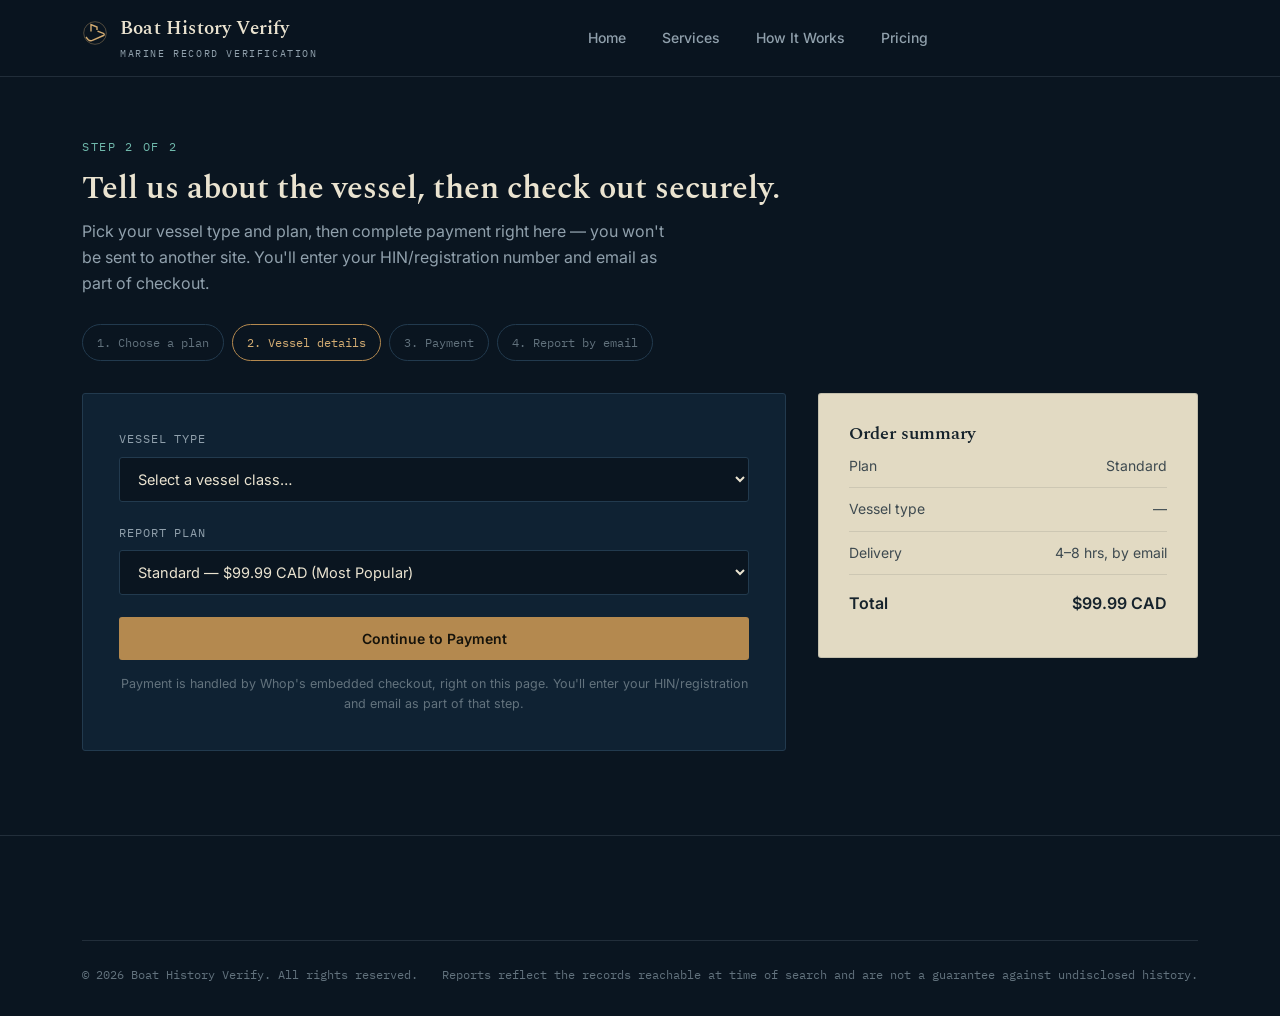
<file: checkout.html>
<!DOCTYPE html>
<html lang="en">
<head>
<meta charset="UTF-8">
<meta name="viewport" content="width=device-width, initial-scale=1.0">
<title>Order a Report — Boat History Verify</title>
<meta name="description" content="Submit your vessel details and get your history report — boats, yachts, jet skis, and commercial vessels.">
<link rel="icon" href="data:,">
<link rel="stylesheet" href="styles.css">
<script async defer src="https://js.whop.com/static/checkout/loader.js"></script>
</head>
<body>

<header class="site-header">
  <div class="wrap">
    <a href="index.html" class="brand">
      <span class="mark">
        <svg width="26" height="26" viewBox="0 0 26 26" fill="none">
          <path d="M4 17L6 19.5C7.5 21 9.5 21 11 20L21.5 15.5C22.5 15 22.5 13.8 21.4 13.4L15.5 11.2" stroke="currentColor" stroke-width="1.4"/>
          <path d="M9 11.5V4.5L15 7V10" stroke="currentColor" stroke-width="1.4"/>
          <circle cx="13" cy="13" r="11.3" stroke="currentColor" stroke-width="1" opacity="0.35"/>
        </svg>
      </span>
      <span>Boat History Verify<small>MARINE RECORD VERIFICATION</small></span>
    </a>
    <nav class="primary-nav" id="primaryNav">
      <a href="index.html">Home</a>
      <a href="services.html">Services</a>
      <a href="index.html#how-it-works">How It Works</a>
      <a href="services.html#pricing">Pricing</a>
    </nav>
    <div style="display:flex; align-items:center; gap:14px;">
      <button class="menu-toggle" id="menuToggle" aria-label="Toggle menu" aria-expanded="false">
        <svg width="18" height="18" viewBox="0 0 18 18" fill="none"><path d="M1 4H17M1 9H17M1 14H17" stroke="currentColor" stroke-width="1.5"/></svg>
      </button>
    </div>
  </div>
</header>

<section class="section" style="padding-top:56px; padding-bottom:0;">
  <div class="wrap">
    <span class="eyebrow">Step 2 of 2</span>
    <h1 style="font-size:32px; color:var(--paper); margin-top:12px;">Tell us about the vessel, then check out securely.</h1>
    <p style="color:var(--fog); margin-top:12px; max-width:60ch;">Pick your vessel type and plan, then complete payment right here — you won't be sent to another site. You'll enter your HIN/registration number and email as part of checkout.</p>

    <div class="order-steps" style="margin-top:28px;" id="orderSteps">
      <span>1. Choose a plan</span>
      <span class="active" id="stepDetails">2. Vessel details</span>
      <span id="stepPayment">3. Payment</span>
      <span>4. Report by email</span>
    </div>
  </div>
</section>

<section class="section" style="padding-top:0;">
  <div class="wrap">
    <div class="order-shell">

      <form class="order-form" id="orderForm">
        <div class="field">
          <label for="vesselType">Vessel type</label>
          <select id="vesselType" name="vesselType" required>
            <option value="">Select a vessel class…</option>
            <option value="boat">Boat</option>
            <option value="yacht">Yacht</option>
            <option value="jetski">Jet Ski / PWC</option>
            <option value="commercial">Commercial Vessel</option>
          </select>
        </div>
        <div class="field">
          <label for="plan">Report plan</label>
          <select id="plan" name="plan" required>
            <option value="">Select a plan…</option>
            <option value="basic" data-price="74.99">Basic — $74.99 CAD</option>
            <option value="standard" data-price="99.99" selected>Standard — $99.99 CAD (Most Popular)</option>
            <option value="premium" data-price="124.99">Premium — $124.99 CAD</option>
          </select>
        </div>
        <button type="submit" class="btn btn-brass" id="submitBtn" style="width:100%; justify-content:center;">Continue to Payment</button>
        <p style="margin-top:14px; font-size:12.5px; color:var(--fog-dim); text-align:center;">Payment is handled by Whop's embedded checkout, right on this page. You'll enter your HIN/registration and email as part of that step.</p>
      </form>

      <div class="order-summary">
        <h3>Order summary</h3>
        <div class="sum-row"><span>Plan</span><span id="sumPlan">Standard</span></div>
        <div class="sum-row"><span>Vessel type</span><span id="sumType">—</span></div>
        <div class="sum-row"><span>Delivery</span><span>4–8 hrs, by email</span></div>
        <div class="sum-row total"><span>Total</span><span id="sumTotal">$99.99 CAD</span></div>
      </div>

    </div>

    <!-- Embedded Whop checkout — hidden until the vessel-details form above is submitted.
         Replace the three plan_XXXXXXXXX placeholders with your real Whop Plan IDs
         (Dashboard > Checkout links > ⋮ on a pricing option > Details > copy the plan_ id). -->
    <div id="paymentStep" style="display:none; margin-top:40px;">
      <span class="eyebrow">Step 3 of 4 — Payment</span>
      <h2 style="font-size:24px; color:var(--paper); margin-top:10px;">Complete your payment</h2>

      <div id="embed-basic" class="whop-embed-wrap" hidden>
        <div data-whop-checkout-plan-id="plan_6bbmvtcwXPZgW" data-whop-checkout-theme="dark"></div>
      </div>
      <div id="embed-standard" class="whop-embed-wrap" hidden>
        <div data-whop-checkout-plan-id="plan_J6pI3p8AfH46O" data-whop-checkout-theme="dark"></div>
      </div>
      <div id="embed-premium" class="whop-embed-wrap" hidden>
        <div data-whop-checkout-plan-id="plan_ExeNKi01FTN6r" data-whop-checkout-theme="dark"></div>
      </div>
    </div>
  </div>
</section>

<footer class="site-footer">
  <div class="wrap">
    <div class="footer-bottom">
      <span>© 2026 Boat History Verify. All rights reserved.</span>
      <span>Reports reflect the records reachable at time of search and are not a guarantee against undisclosed history.</span>
    </div>
  </div>
</footer>

<script src="script.js"></script>
<script>
  const planSelect = document.getElementById('plan');
  const typeSelect = document.getElementById('vesselType');
  const sumPlan = document.getElementById('sumPlan');
  const sumType = document.getElementById('sumType');
  const sumTotal = document.getElementById('sumTotal');

  function updateSummary(){
    const opt = planSelect.options[planSelect.selectedIndex];
    if (opt && opt.value) {
      sumPlan.textContent = opt.textContent.split('—')[0].trim();
      sumTotal.textContent = '$' + opt.dataset.price + ' CAD';
    }
    const typeOpt = typeSelect.options[typeSelect.selectedIndex];
    sumType.textContent = (typeOpt && typeOpt.value) ? typeOpt.textContent : '—';
  }
  planSelect.addEventListener('change', updateSummary);
  typeSelect.addEventListener('change', updateSummary);
  updateSummary();

  document.getElementById('orderForm').addEventListener('submit', function(e){
    e.preventDefault();
    const plan = planSelect.value;
    const vesselType = typeSelect.value;

    if (!plan || !vesselType) return;

    // Vessel type and plan choice only exist in this browser tab's memory — that's
    // fine, since HIN/registration and email are now collected directly inside the
    // Whop embed below via its "Ask questions before checkout" fields, and stored
    // against the payment in your Whop dashboard.

    // Hide the details form, show the matching embedded checkout.
    document.getElementById('orderForm').closest('.order-shell').style.display = 'none';
    document.getElementById('paymentStep').style.display = 'block';
    document.getElementById('stepDetails').classList.remove('active');
    document.getElementById('stepPayment').classList.add('active');

    ['basic','standard','premium'].forEach(function(p){
      document.getElementById('embed-' + p).hidden = (p !== plan);
    });

    window.scrollTo({ top: document.getElementById('paymentStep').offsetTop - 100, behavior: 'smooth' });
  });

  // Pre-fill plan and vessel type from query params (arriving from a pricing card or a vessel plate's "Order" button)
  const urlParams = new URLSearchParams(window.location.search);
  if (urlParams.get('plan')) {
    planSelect.value = urlParams.get('plan');
  }
  if (urlParams.get('type')) {
    typeSelect.value = urlParams.get('type');
  }
  updateSummary();
</script>

<!--Start of Tawk.to Script-->
<script type="text/javascript">
var Tawk_API=Tawk_API||{}, Tawk_LoadStart=new Date();
(function(){
var s1=document.createElement("script"),s0=document.getElementsByTagName("script")[0];
s1.async=true;
s1.src='https://embed.tawk.to/6a54d8d59a72601d480b4f50/1jtdmu1eh';
s1.charset='UTF-8';
s1.setAttribute('crossorigin','*');
s0.parentNode.insertBefore(s1,s0);
})();
</script>
<!--End of Tawk.to Script-->
</body>
</html>
</file>
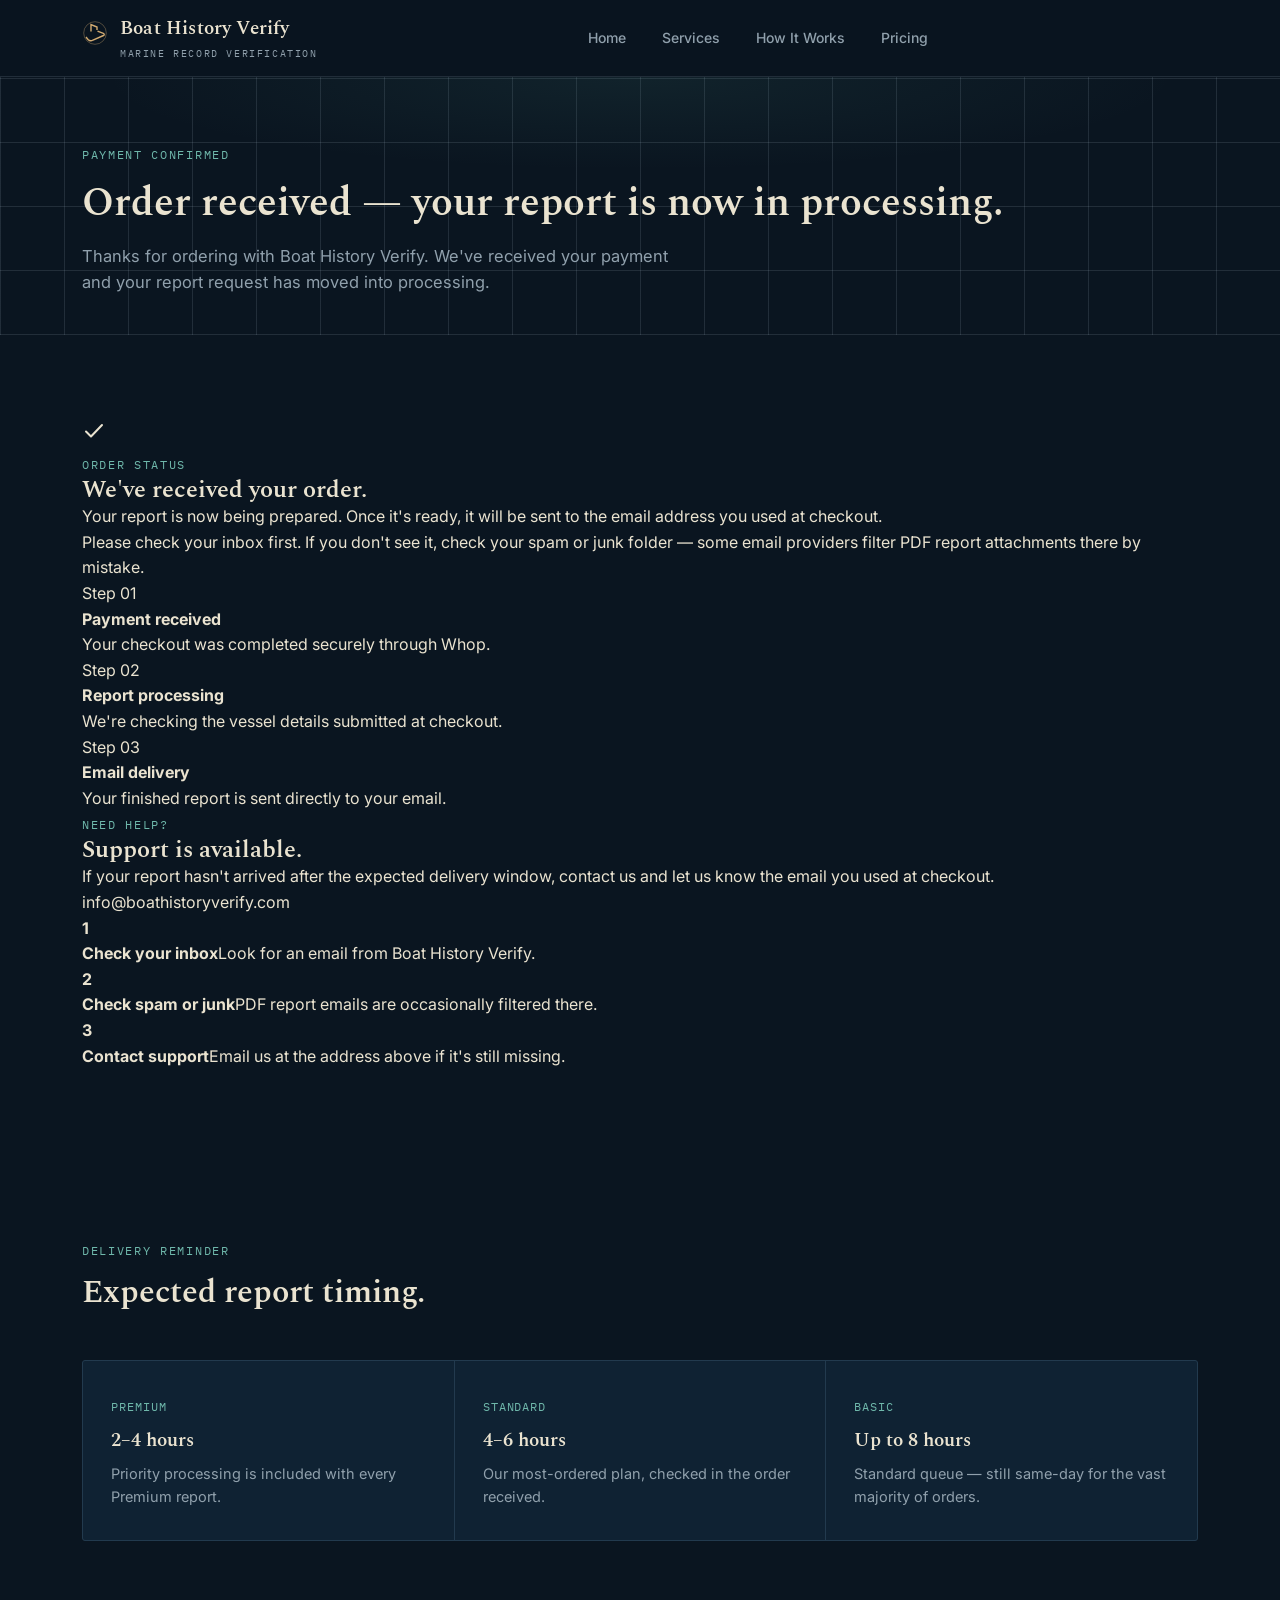
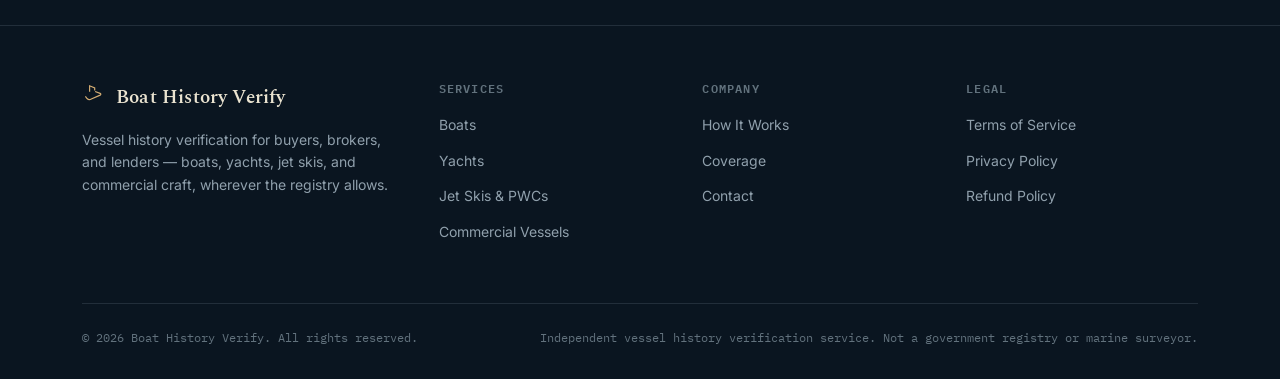
<file: confirmation.html>
<!DOCTYPE html>
<html lang="en">
<head>
<meta charset="UTF-8">
<meta name="viewport" content="width=device-width, initial-scale=1.0">
<title>Order Confirmed — Boat History Verify</title>
<meta name="description" content="Your Boat History Verify report order has been received and is now processing.">
<link rel="icon" href="data:,">
<link rel="stylesheet" href="styles.css">
</head>
<body>

<header class="site-header">
  <div class="wrap">
    <a href="index.html" class="brand">
      <span class="mark">
        <svg width="26" height="26" viewBox="0 0 26 26" fill="none">
          <path d="M4 17L6 19.5C7.5 21 9.5 21 11 20L21.5 15.5C22.5 15 22.5 13.8 21.4 13.4L15.5 11.2" stroke="currentColor" stroke-width="1.4"/>
          <path d="M9 11.5V4.5L15 7V10" stroke="currentColor" stroke-width="1.4"/>
          <circle cx="13" cy="13" r="11.3" stroke="currentColor" stroke-width="1" opacity="0.35"/>
        </svg>
      </span>
      <span>Boat History Verify<small>MARINE RECORD VERIFICATION</small></span>
    </a>
    <nav class="primary-nav" id="primaryNav">
      <a href="index.html">Home</a>
      <a href="services.html">Services</a>
      <a href="index.html#how-it-works">How It Works</a>
      <a href="services.html#pricing">Pricing</a>
    </nav>
    <div style="display:flex; align-items:center; gap:14px;">
      <button class="menu-toggle" id="menuToggle" aria-label="Toggle menu" aria-expanded="false">
        <svg width="18" height="18" viewBox="0 0 18 18" fill="none"><path d="M1 4H17M1 9H17M1 14H17" stroke="currentColor" stroke-width="1.5"/></svg>
      </button>
    </div>
  </div>
</header>

<section class="services-hero chart-ground">
  <div class="wrap">
    <span class="eyebrow">Payment confirmed</span>
    <h1>Order received — your report is now in processing.</h1>
    <p>Thanks for ordering with Boat History Verify. We've received your payment and your report request has moved into processing.</p>
  </div>
</section>

<section class="section">
  <div class="wrap">
    <div class="confirm-grid">

      <div class="confirm-card reveal">
        <div class="confirm-icon">
          <svg width="24" height="24" viewBox="0 0 24 24" fill="none"><path d="M4 12.5L9 17.5L20 6" stroke="currentColor" stroke-width="2" stroke-linecap="round" stroke-linejoin="round"/></svg>
        </div>
        <span class="eyebrow">Order status</span>
        <h2>We've received your order.</h2>
        <p>Your report is now being prepared. Once it's ready, it will be sent to the email address you used at checkout.</p>
        <p>Please check your inbox first. If you don't see it, check your spam or junk folder — some email providers filter PDF report attachments there by mistake.</p>

        <div class="status-steps">
          <div class="status-step">
            <div class="step-label">Step 01</div>
            <strong>Payment received</strong>
            <p>Your checkout was completed securely through Whop.</p>
          </div>
          <div class="status-step">
            <div class="step-label">Step 02</div>
            <strong>Report processing</strong>
            <p>We're checking the vessel details submitted at checkout.</p>
          </div>
          <div class="status-step">
            <div class="step-label">Step 03</div>
            <strong>Email delivery</strong>
            <p>Your finished report is sent directly to your email.</p>
          </div>
        </div>
      </div>

      <aside class="support-panel reveal">
        <span class="eyebrow">Need help?</span>
        <h2>Support is available.</h2>
        <p>If your report hasn't arrived after the expected delivery window, contact us and let us know the email you used at checkout.</p>
        <span class="support-email">info@boathistoryverify.com</span>

        <div class="next-list">
          <div class="row">
            <b>1</b>
            <div><strong>Check your inbox</strong><span>Look for an email from Boat History Verify.</span></div>
          </div>
          <div class="row">
            <b>2</b>
            <div><strong>Check spam or junk</strong><span>PDF report emails are occasionally filtered there.</span></div>
          </div>
          <div class="row">
            <b>3</b>
            <div><strong>Contact support</strong><span>Email us at the address above if it's still missing.</span></div>
          </div>
        </div>
      </aside>

    </div>
  </div>
</section>

<section class="section">
  <div class="wrap">
    <div class="section-head">
      <span class="eyebrow">Delivery reminder</span>
      <h2>Expected report timing.</h2>
    </div>
    <div class="process-grid">
      <div class="process-step">
        <span class="stage">PREMIUM</span>
        <h3>2–4 hours</h3>
        <p>Priority processing is included with every Premium report.</p>
      </div>
      <div class="process-step">
        <span class="stage">STANDARD</span>
        <h3>4–6 hours</h3>
        <p>Our most-ordered plan, checked in the order received.</p>
      </div>
      <div class="process-step">
        <span class="stage">BASIC</span>
        <h3>Up to 8 hours</h3>
        <p>Standard queue — still same-day for the vast majority of orders.</p>
      </div>
    </div>
  </div>
</section>

<footer class="site-footer">
  <div class="wrap">
    <div class="footer-grid">
      <div class="footer-about">
        <div class="brand"><span class="mark"><svg width="22" height="22" viewBox="0 0 26 26" fill="none"><path d="M4 17L6 19.5C7.5 21 9.5 21 11 20L21.5 15.5C22.5 15 22.5 13.8 21.4 13.4L15.5 11.2" stroke="currentColor" stroke-width="1.4"/><path d="M9 11.5V4.5L15 7V10" stroke="currentColor" stroke-width="1.4"/></svg></span>Boat History Verify</div>
        <p>Vessel history verification for buyers, brokers, and lenders — boats, yachts, jet skis, and commercial craft, wherever the registry allows.</p>
      </div>
      <div>
        <h4>Services</h4>
        <ul>
          <li><a href="services.html#boats">Boats</a></li>
          <li><a href="services.html#yachts">Yachts</a></li>
          <li><a href="services.html#jetskis">Jet Skis &amp; PWCs</a></li>
          <li><a href="services.html#commercial">Commercial Vessels</a></li>
        </ul>
      </div>
      <div>
        <h4>Company</h4>
        <ul>
          <li><a href="index.html#how-it-works">How It Works</a></li>
          <li><a href="index.html#coverage">Coverage</a></li>
          <li><a href="mailto:info@boathistoryverify.com">Contact</a></li>
        </ul>
      </div>
      <div>
        <h4>Legal</h4>
        <ul>
          <li><a href="#">Terms of Service</a></li>
          <li><a href="#">Privacy Policy</a></li>
          <li><a href="#">Refund Policy</a></li>
        </ul>
      </div>
    </div>
    <div class="footer-bottom">
      <span>© 2026 Boat History Verify. All rights reserved.</span>
      <span>Independent vessel history verification service. Not a government registry or marine surveyor.</span>
    </div>
  </div>
</footer>

<script src="script.js"></script>

<!--Start of Tawk.to Script-->
<script type="text/javascript">
var Tawk_API=Tawk_API||{}, Tawk_LoadStart=new Date();
(function(){
var s1=document.createElement("script"),s0=document.getElementsByTagName("script")[0];
s1.async=true;
s1.src='https://embed.tawk.to/6a54d8d59a72601d480b4f50/1jtdmu1eh';
s1.charset='UTF-8';
s1.setAttribute('crossorigin','*');
s0.parentNode.insertBefore(s1,s0);
})();
</script>
<!--End of Tawk.to Script-->
</body>
</html>
</file>
<file: styles.css>
/* ==========================================================================
   Boat History Verify — Design System
   Concept: an admiralty chart & inspection ledger. Deep chart-navy grounds,
   brass position-fix markers, oxidized-copper accent, parchment ledger
   panels for data-heavy content.
   ========================================================================== */

@import url('https://fonts.googleapis.com/css2?family=Spectral:ital,wght@0,400;0,500;0,600;1,400&family=Inter:wght@400;500;600;700&family=IBM+Plex+Mono:wght@400;500&display=swap');

:root{
  --ink:        #0A1520;
  --ink-2:      #0F2233;
  --ink-3:      #142B3F;
  --line:       #223A4E;
  --line-soft:  rgba(178, 196, 212, 0.14);
  --fog:        #90A0AC;
  --fog-dim:    #62727D;
  --paper:      #EAE3D0;
  --paper-2:    #E2DAC3;
  --ink-text:   #16232C;
  --ink-text-2: #3E4A50;
  --brass:      #B4894F;
  --brass-lt:   #D4AD73;
  --verdigris:  #4F9C8F;
  --verdigris-lt: #6FB8AB;
  --danger:     #B4553F;

  --serif: 'Spectral', Georgia, serif;
  --sans: 'Inter', -apple-system, BlinkMacSystemFont, sans-serif;
  --mono: 'IBM Plex Mono', 'SFMono-Regular', Menlo, monospace;

  --max: 1180px;
  --radius: 3px;
}

*, *::before, *::after{ box-sizing: border-box; }
html{ scroll-behavior: smooth; }
@media (prefers-reduced-motion: reduce){
  html{ scroll-behavior: auto; }
  *, *::before, *::after{ animation-duration: 0.001ms !important; animation-iteration-count: 1 !important; transition-duration: 0.001ms !important; }
}

body{
  margin: 0;
  background: var(--ink);
  color: var(--paper);
  font-family: var(--sans);
  font-size: 16px;
  line-height: 1.6;
  -webkit-font-smoothing: antialiased;
}

img{ max-width: 100%; display: block; }
a{ color: inherit; text-decoration: none; }
ul{ margin: 0; padding: 0; list-style: none; }
h1,h2,h3,h4{ font-family: var(--serif); font-weight: 600; margin: 0; line-height: 1.15; }
p{ margin: 0; }

:focus-visible{
  outline: 2px solid var(--brass-lt);
  outline-offset: 3px;
}

.wrap{
  max-width: var(--max);
  margin: 0 auto;
  padding: 0 32px;
}

.eyebrow{
  font-family: var(--mono);
  font-size: 12px;
  letter-spacing: 0.14em;
  text-transform: uppercase;
  color: var(--verdigris-lt);
}

/* ---------- chart-grid texture ---------- */
.chart-ground{
  position: relative;
  background-image:
    repeating-linear-gradient(0deg, var(--line-soft) 0px, var(--line-soft) 1px, transparent 1px, transparent 64px),
    repeating-linear-gradient(90deg, var(--line-soft) 0px, var(--line-soft) 1px, transparent 1px, transparent 64px);
  background-position: center top;
}
.chart-ground::before{
  content: "";
  position: absolute;
  inset: 0;
  background: radial-gradient(ellipse 70% 60% at 50% 0%, rgba(79,156,143,0.10), transparent 60%);
  pointer-events: none;
}

/* ---------- header ---------- */
.site-header{
  position: sticky;
  top: 0;
  z-index: 100;
  background: rgba(10,21,32,0.92);
  backdrop-filter: blur(8px);
  border-bottom: 1px solid var(--line-soft);
}
.site-header .wrap{
  display: flex;
  align-items: center;
  justify-content: space-between;
  height: 76px;
}
.brand{
  display: flex;
  align-items: center;
  gap: 12px;
  font-family: var(--serif);
  font-size: 19px;
  font-weight: 600;
  color: var(--paper);
  letter-spacing: 0.01em;
}
.brand .mark{ color: var(--brass-lt); }
.brand small{
  display: block;
  font-family: var(--mono);
  font-size: 10px;
  letter-spacing: 0.16em;
  color: var(--fog);
  font-weight: 400;
  margin-top: 2px;
}

nav.primary-nav{ display: flex; align-items: center; gap: 36px; }
nav.primary-nav a{
  font-size: 14px;
  font-weight: 500;
  color: var(--fog);
  transition: color 0.2s ease;
  position: relative;
}
nav.primary-nav a:hover{ color: var(--paper); }
nav.primary-nav a.active{ color: var(--paper); }
nav.primary-nav a.active::after{
  content: "";
  position: absolute;
  left: 0; right: 0; bottom: -26px;
  height: 2px;
  background: var(--brass);
}

.btn{
  display: inline-flex;
  align-items: center;
  gap: 8px;
  font-family: var(--sans);
  font-size: 14px;
  font-weight: 600;
  padding: 12px 22px;
  border-radius: var(--radius);
  border: 1px solid transparent;
  cursor: pointer;
  transition: all 0.2s ease;
  white-space: nowrap;
}
.btn-brass{
  background: var(--brass);
  color: #16130B;
}
.btn-brass:hover{ background: var(--brass-lt); }
.btn-ghost{
  border-color: var(--line);
  color: var(--paper);
  background: transparent;
}
.btn-ghost:hover{ border-color: var(--brass); color: var(--brass-lt); }

.menu-toggle{
  display: none;
  background: none;
  border: 1px solid var(--line);
  color: var(--paper);
  width: 40px; height: 40px;
  border-radius: var(--radius);
  cursor: pointer;
  align-items: center;
  justify-content: center;
}

/* ---------- hero ---------- */
.hero{
  padding: 96px 0 80px;
}
.hero .wrap{
  display: grid;
  grid-template-columns: 1.05fr 0.95fr;
  gap: 64px;
  align-items: center;
}
.hero h1{
  font-size: 50px;
  color: var(--paper);
  margin-top: 18px;
  letter-spacing: -0.01em;
}
.hero h1 em{
  font-style: italic;
  color: var(--verdigris-lt);
}
.hero .lede{
  margin-top: 22px;
  font-size: 17px;
  color: var(--fog);
  max-width: 46ch;
}
.hero .cta-row{
  margin-top: 34px;
  display: flex;
  gap: 14px;
  align-items: center;
  flex-wrap: wrap;
}
.hero .fine{
  margin-top: 18px;
  font-family: var(--mono);
  font-size: 12px;
  color: var(--fog-dim);
  letter-spacing: 0.03em;
}

/* ---------- chart-fix signature graphic ---------- */
.chartfix{
  position: relative;
  background: var(--ink-2);
  border: 1px solid var(--line);
  border-radius: var(--radius);
  padding: 28px;
  aspect-ratio: 1 / 1;
  overflow: hidden;
}
.chartfix::before{
  content: "";
  position: absolute; inset: 0;
  background-image:
    repeating-linear-gradient(0deg, var(--line-soft) 0px, var(--line-soft) 1px, transparent 1px, transparent 28px),
    repeating-linear-gradient(90deg, var(--line-soft) 0px, var(--line-soft) 1px, transparent 1px, transparent 28px);
}
.chartfix-head{
  position: relative;
  display: flex;
  justify-content: space-between;
  font-family: var(--mono);
  font-size: 11px;
  color: var(--fog-dim);
  letter-spacing: 0.08em;
  margin-bottom: 12px;
}
.chartfix svg{ position: relative; width: 100%; height: auto; }
.fix-route{
  fill: none;
  stroke: var(--verdigris);
  stroke-width: 1.4;
  stroke-dasharray: 4 5;
  opacity: 0.75;
}
.fix-pin circle{ fill: var(--brass-lt); }
.fix-pin .ring{
  fill: none;
  stroke: var(--brass);
  stroke-width: 1;
  opacity: 0.55;
}
.fix-label{
  font-family: var(--mono);
  font-size: 9.5px;
  fill: var(--paper);
}
.fix-label.dim{ fill: var(--fog); }
.fix-label.status{ fill: var(--verdigris-lt); font-weight: 500; }

/* ---------- section rhythm ---------- */
.section{ padding: 84px 0; }
.section-tight{ padding: 56px 0; }
.section-head{
  max-width: 640px;
  margin-bottom: 48px;
}
.section-head h2{
  font-size: 32px;
  color: var(--paper);
  margin-top: 12px;
}
.section-head p{
  margin-top: 14px;
  color: var(--fog);
  font-size: 16px;
}
.on-paper .section-head h2{ color: var(--ink-text); }
.on-paper .section-head p{ color: var(--ink-text-2); }
.on-paper .eyebrow{ color: #3E7A70; }

/* ---------- trust strip ---------- */
.trust-strip{
  border-top: 1px solid var(--line-soft);
  border-bottom: 1px solid var(--line-soft);
  padding: 22px 0;
}
.trust-strip .wrap{
  display: flex;
  gap: 40px;
  align-items: center;
  justify-content: space-between;
  flex-wrap: wrap;
}
.trust-item{
  display: flex;
  align-items: baseline;
  gap: 9px;
  font-family: var(--mono);
  font-size: 13px;
  color: var(--fog);
  letter-spacing: 0.02em;
}
.trust-item b{
  font-family: var(--serif);
  font-size: 22px;
  color: var(--paper);
  font-weight: 600;
}

/* ---------- coverage ledger ---------- */
.on-paper{ background: var(--paper); color: var(--ink-text); }
.ledger{
  border: 1px solid rgba(22,35,44,0.15);
  border-radius: var(--radius);
  background: var(--paper-2);
  overflow: hidden;
}
.ledger-row{
  display: grid;
  grid-template-columns: 1fr 1fr 1fr 1fr;
  border-bottom: 1px solid rgba(22,35,44,0.12);
}
.ledger-row:last-child{ border-bottom: none; }
.ledger-cell{
  padding: 14px 20px;
  font-family: var(--mono);
  font-size: 13px;
  color: var(--ink-text-2);
  border-right: 1px solid rgba(22,35,44,0.1);
}
.ledger-cell:last-child{ border-right: none; }
.ledger-row.head .ledger-cell{
  font-size: 11px;
  letter-spacing: 0.1em;
  text-transform: uppercase;
  color: #3E7A70;
  background: rgba(79,156,143,0.08);
}
.coverage-note{
  margin-top: 20px;
  font-size: 14px;
  color: var(--ink-text-2);
  max-width: 62ch;
}

/* ---------- process ---------- */
.process-grid{
  display: grid;
  grid-template-columns: repeat(3, 1fr);
  gap: 1px;
  background: var(--line);
  border: 1px solid var(--line);
  border-radius: var(--radius);
  overflow: hidden;
}
.process-step{
  background: var(--ink-2);
  padding: 32px 28px;
}
.process-step .stage{
  font-family: var(--mono);
  font-size: 12px;
  color: var(--verdigris-lt);
  letter-spacing: 0.08em;
}
.process-step h3{
  color: var(--paper);
  font-size: 19px;
  margin-top: 12px;
}
.process-step p{
  margin-top: 10px;
  color: var(--fog);
  font-size: 14.5px;
}

/* ---------- vessel card grid (home preview + services) ---------- */
.vessel-grid{
  display: grid;
  grid-template-columns: repeat(4, 1fr);
  gap: 18px;
}
.vessel-card{
  background: var(--ink-2);
  border: 1px solid var(--line);
  border-radius: var(--radius);
  padding: 26px 22px;
  transition: border-color 0.2s ease, transform 0.2s ease;
}
.vessel-card:hover{ border-color: var(--brass); transform: translateY(-2px); }
.vessel-card .icon{ color: var(--brass-lt); margin-bottom: 18px; }
.vessel-card h3{
  color: var(--paper);
  font-size: 18px;
}
.vessel-card p{
  margin-top: 8px;
  color: var(--fog);
  font-size: 13.5px;
}
.vessel-card .go{
  margin-top: 16px;
  font-family: var(--mono);
  font-size: 12px;
  color: var(--verdigris-lt);
  display: inline-flex;
  align-items: center;
  gap: 6px;
}

/* ---------- sample report ---------- */
.sample-report{
  background: var(--paper-2);
  border: 1px solid rgba(22,35,44,0.15);
  border-radius: var(--radius);
  padding: 0;
  overflow: hidden;
}
.sample-report .rep-head{
  display: flex;
  justify-content: space-between;
  align-items: center;
  padding: 18px 24px;
  background: var(--ink);
  color: var(--paper);
}
.sample-report .rep-head span{ font-family: var(--mono); font-size: 12px; color: var(--fog); }
.rep-line{
  display: grid;
  grid-template-columns: 1fr auto;
  padding: 16px 24px;
  border-bottom: 1px solid rgba(22,35,44,0.1);
  font-size: 14.5px;
}
.rep-line:last-child{ border-bottom: none; }
.rep-line .label{ color: var(--ink-text); font-weight: 500; }
.rep-line .desc{ color: var(--ink-text-2); font-size: 13px; margin-top: 3px; }
.status-tag{
  font-family: var(--mono);
  font-size: 11.5px;
  letter-spacing: 0.06em;
  padding: 4px 10px;
  border-radius: 20px;
  height: fit-content;
}
.status-clear{ background: rgba(79,156,143,0.15); color: #2E6A5F; }
.status-flag{ background: rgba(180,85,63,0.15); color: #93412D; }

/* ---------- CTA band ---------- */
.cta-band{
  background: linear-gradient(120deg, var(--ink-3), var(--ink-2));
  border-top: 1px solid var(--line-soft);
  border-bottom: 1px solid var(--line-soft);
  padding: 72px 0;
  text-align: center;
}
.cta-band h2{ font-size: 30px; color: var(--paper); max-width: 30ch; margin: 0 auto; }
.cta-band p{ margin-top: 14px; color: var(--fog); }
.cta-band .cta-row{ justify-content: center; margin-top: 30px; }

/* ---------- footer ---------- */
footer.site-footer{
  background: var(--ink);
  border-top: 1px solid var(--line-soft);
  padding: 56px 0 32px;
}
.footer-grid{
  display: grid;
  grid-template-columns: 1.4fr 1fr 1fr 1fr;
  gap: 32px;
}
.footer-grid h4{
  font-family: var(--mono);
  font-size: 12px;
  letter-spacing: 0.1em;
  text-transform: uppercase;
  color: var(--fog-dim);
  margin-bottom: 16px;
}
.footer-grid ul li{ margin-bottom: 10px; }
.footer-grid ul a{ color: var(--fog); font-size: 14px; }
.footer-grid ul a:hover{ color: var(--brass-lt); }
.footer-about p{ color: var(--fog); font-size: 14px; max-width: 40ch; margin-top: 14px; }
.footer-bottom{
  margin-top: 48px;
  padding-top: 24px;
  border-top: 1px solid var(--line-soft);
  display: flex;
  justify-content: space-between;
  align-items: center;
  flex-wrap: wrap;
  gap: 12px;
  font-family: var(--mono);
  font-size: 12px;
  color: var(--fog-dim);
}

/* ---------- services page specifics ---------- */
.services-hero{ padding: 64px 0 40px; }
.services-hero h1{ font-size: 40px; color: var(--paper); margin-top: 14px; }
.services-hero p{ margin-top: 16px; color: var(--fog); max-width: 60ch; font-size: 16.5px; }

.category-nav{
  display: flex;
  gap: 10px;
  flex-wrap: wrap;
  margin-top: 32px;
}
.category-nav a{
  font-family: var(--mono);
  font-size: 12.5px;
  border: 1px solid var(--line);
  padding: 9px 16px;
  border-radius: 20px;
  color: var(--fog);
  transition: all 0.2s ease;
}
.category-nav a:hover{ border-color: var(--brass); color: var(--brass-lt); }

.plate{
  border: 1px solid var(--line);
  border-radius: var(--radius);
  background: var(--ink-2);
  padding: 48px;
  margin-bottom: 24px;
  position: relative;
}
.plate::before, .plate::after{
  content: "";
  position: absolute;
  width: 8px; height: 8px;
  border-radius: 50%;
  background: var(--line);
  box-shadow: inset 0 1px 2px rgba(0,0,0,0.5);
  top: 18px;
}
.plate::before{ left: 18px; }
.plate::after{ right: 18px; }
.plate-top{
  display: grid;
  grid-template-columns: auto 1fr;
  gap: 28px;
  align-items: start;
}
.plate-id{
  font-family: var(--mono);
  font-size: 11px;
  color: var(--fog-dim);
  letter-spacing: 0.1em;
}
.plate h2{ font-size: 27px; color: var(--paper); margin-top: 10px; }
.plate .dek{ margin-top: 12px; color: var(--fog); font-size: 15px; max-width: 62ch; }
.plate-icon{
  width: 56px; height: 56px;
  border: 1px solid var(--line);
  border-radius: var(--radius);
  display: flex; align-items: center; justify-content: center;
  color: var(--brass-lt);
  background: var(--ink-3);
}
.check-grid{
  margin-top: 30px;
  display: grid;
  grid-template-columns: repeat(2, 1fr);
  gap: 12px 32px;
}
.check-item{
  display: flex;
  gap: 12px;
  padding: 12px 0;
  border-bottom: 1px solid var(--line-soft);
}
.check-item svg{ flex-shrink: 0; color: var(--verdigris-lt); margin-top: 2px; }
.check-item .t{ font-size: 14.5px; color: var(--paper); font-weight: 500; }
.check-item .d{ font-size: 13px; color: var(--fog); margin-top: 3px; }
.plate-foot{
  margin-top: 32px;
  display: flex;
  align-items: center;
  justify-content: space-between;
  gap: 20px;
  flex-wrap: wrap;
  border-top: 1px solid var(--line-soft);
  padding-top: 24px;
}
.plate-foot .use-case{ font-size: 13.5px; color: var(--fog); max-width: 52ch; }
.plate-foot .use-case b{ color: var(--verdigris-lt); font-weight: 500; }

/* ---------- hero photo layer ---------- */
.hero{ position: relative; }
.hero-photo{
  position: absolute;
  inset: 0;
  z-index: 0;
  overflow: hidden;
}
.hero-photo img{
  width: 100%; height: 100%;
  object-fit: cover;
  opacity: 0.22;
  filter: saturate(0.7) contrast(1.05);
}
.hero-photo::after{
  content: "";
  position: absolute; inset: 0;
  background: linear-gradient(180deg, var(--ink) 0%, rgba(10,21,32,0.75) 35%, var(--ink) 100%);
}
.hero > .wrap{ position: relative; z-index: 1; }

/* ---------- vessel card photography ---------- */
.vessel-card{ padding: 0; overflow: hidden; }
.vessel-card .photo{
  width: 100%;
  height: 150px;
  overflow: hidden;
  position: relative;
}
.vessel-card .photo img{
  width: 100%; height: 100%;
  object-fit: cover;
  transition: transform 0.5s ease;
}
.vessel-card:hover .photo img{ transform: scale(1.06); }
.vessel-card .photo::after{
  content: "";
  position: absolute; inset: 0;
  background: linear-gradient(180deg, transparent 40%, var(--ink-2) 100%);
}
.vessel-card .body{ padding: 22px; }
.vessel-card .icon{ margin-bottom: 10px; }

/* ---------- plate photo ---------- */
.plate{ padding: 0; overflow: hidden; }
.plate .plate-photo{
  width: 100%;
  height: 220px;
  position: relative;
  overflow: hidden;
}
.plate .plate-photo img{
  width: 100%; height: 100%;
  object-fit: cover;
  filter: saturate(0.9);
}
.plate .plate-photo::after{
  content: "";
  position: absolute; inset: 0;
  background: linear-gradient(180deg, rgba(10,21,32,0.15) 0%, var(--ink-2) 100%);
}
.plate .plate-body{ padding: 48px; position: relative; }
.plate .plate-body::before, .plate .plate-body::after{
  content: "";
  position: absolute;
  width: 8px; height: 8px;
  border-radius: 50%;
  background: var(--line);
  box-shadow: inset 0 1px 2px rgba(0,0,0,0.5);
  top: 18px;
}
.plate .plate-body::before{ left: 18px; }
.plate .plate-body::after{ right: 18px; }

/* ---------- pricing ---------- */
.pricing-grid{
  display: grid;
  grid-template-columns: repeat(auto-fit, minmax(260px, 1fr));
  gap: 24px;
  align-items: stretch;
}
.price-card{
  background: var(--ink-2);
  border: 1px solid var(--line);
  border-radius: var(--radius);
  padding: 34px 30px;
  display: flex;
  flex-direction: column;
  position: relative;
}
.price-card.featured{
  border-color: var(--brass);
  background: linear-gradient(180deg, rgba(180,137,79,0.08), var(--ink-2) 40%);
}
.price-card .ribbon{
  position: absolute;
  top: -13px; left: 30px;
  background: var(--brass);
  color: #16130B;
  font-family: var(--mono);
  font-size: 11px;
  letter-spacing: 0.08em;
  padding: 5px 12px;
  border-radius: 20px;
  font-weight: 600;
}
.price-card .tier-name{
  font-family: var(--mono);
  font-size: 12.5px;
  letter-spacing: 0.1em;
  text-transform: uppercase;
  color: var(--verdigris-lt);
}
.price-card .tier-price{
  font-family: var(--serif);
  font-size: 42px;
  color: var(--paper);
  margin-top: 12px;
  font-weight: 600;
}
.price-card .tier-price span{
  font-family: var(--sans);
  font-size: 14px;
  color: var(--fog);
  font-weight: 400;
}
.price-card .tier-desc{
  margin-top: 8px;
  font-size: 13.5px;
  color: var(--fog);
}
.price-card ul{
  margin-top: 24px;
  flex-grow: 1;
  border-top: 1px solid var(--line-soft);
  padding-top: 22px;
}
.price-card li{
  display: flex;
  gap: 10px;
  align-items: flex-start;
  padding: 7px 0;
  font-size: 13.8px;
  color: var(--paper);
}
.price-card li svg{ flex-shrink: 0; margin-top: 3px; color: var(--verdigris-lt); }
.price-card .btn{ margin-top: 26px; width: 100%; justify-content: center; }
.pricing-note{
  margin-top: 28px;
  font-size: 13.5px;
  color: var(--fog);
  text-align: center;
}

/* ---------- order form (checkout page) ---------- */
.order-shell{
  display: grid;
  grid-template-columns: 1fr 380px;
  gap: 32px;
  align-items: start;
}
.order-form{
  background: var(--ink-2);
  border: 1px solid var(--line);
  border-radius: var(--radius);
  padding: 36px;
}
.order-form label{
  display: block;
  font-family: var(--mono);
  font-size: 11.5px;
  letter-spacing: 0.08em;
  text-transform: uppercase;
  color: var(--fog);
  margin-bottom: 8px;
}
.order-form .field{ margin-bottom: 22px; }
.order-form input,
.order-form select{
  width: 100%;
  background: var(--ink);
  border: 1px solid var(--line);
  color: var(--paper);
  font-family: var(--sans);
  font-size: 14.5px;
  padding: 12px 14px;
  border-radius: var(--radius);
}
.order-form input:focus,
.order-form select:focus{ border-color: var(--brass); outline: none; }
.order-summary{
  background: var(--paper-2);
  border: 1px solid rgba(22,35,44,0.15);
  border-radius: var(--radius);
  padding: 30px;
  position: sticky;
  top: 96px;
}
.order-summary h3{ color: var(--ink-text); font-size: 18px; }
.order-summary .sum-row{
  display: flex; justify-content: space-between;
  font-size: 14px; color: var(--ink-text-2);
  padding: 10px 0;
  border-bottom: 1px solid rgba(22,35,44,0.1);
}
.order-summary .sum-row.total{
  font-weight: 600; color: var(--ink-text);
  font-size: 16px; border-bottom: none;
  padding-top: 16px;
}
.order-steps{
  display: flex;
  gap: 8px;
  margin-bottom: 32px;
  flex-wrap: wrap;
}
.order-steps span{
  font-family: var(--mono);
  font-size: 12px;
  color: var(--fog-dim);
  padding: 8px 14px;
  border: 1px solid var(--line);
  border-radius: 20px;
}
.order-steps span.active{ color: var(--brass-lt); border-color: var(--brass); }

/* ---------- coverage cards (replaces the old ledger table) ---------- */
.coverage-grid{
  display: grid;
  grid-template-columns: repeat(3, 1fr);
  gap: 1px;
  background: var(--line);
  border: 1px solid var(--line);
  border-radius: var(--radius);
  overflow: hidden;
}
.coverage-card{
  background: var(--ink-2);
  padding: 34px 30px;
}
.coverage-card .num{
  font-family: var(--mono);
  font-size: 12px;
  letter-spacing: 0.1em;
  color: var(--verdigris-lt);
  text-transform: uppercase;
}
.coverage-card h3{
  color: var(--paper);
  font-size: 20px;
  margin-top: 14px;
}
.coverage-card p{
  margin-top: 10px;
  color: var(--fog);
  font-size: 14px;
}
.coverage-note{
  margin-top: 24px;
  font-size: 14px;
  color: var(--fog);
  max-width: 66ch;
}

/* ---------- Whop embedded checkout ---------- */
.whop-embed-wrap{
  background: var(--ink-2);
  border: 1px solid var(--line);
  border-radius: var(--radius);
  padding: 24px;
  min-height: 420px;
}
.whop-embed-wrap[hidden]{ display: none; }

/* ---------- reveal-on-scroll ---------- */
.reveal{ opacity: 0; transform: translateY(14px); transition: opacity 0.6s ease, transform 0.6s ease; }
.reveal.is-visible{ opacity: 1; transform: translateY(0); }

/* ---------- responsive ---------- */
@media (max-width: 980px){
  .hero .wrap{ grid-template-columns: 1fr; gap: 48px; }
  .hero h1{ font-size: 38px; }
  .vessel-grid{ grid-template-columns: repeat(2, 1fr); }
  .process-grid{ grid-template-columns: 1fr; }
  .coverage-grid{ grid-template-columns: 1fr; }
  .footer-grid{ grid-template-columns: 1fr 1fr; }
  .ledger-row{ grid-template-columns: 1fr 1fr; }
  .plate-top{ grid-template-columns: 1fr; }
  .check-grid{ grid-template-columns: 1fr; }
  .pricing-grid{ grid-template-columns: 1fr; }
  .order-shell{ grid-template-columns: 1fr; }
  .order-summary{ position: static; }
}
@media (max-width: 720px){
  nav.primary-nav{
    position: fixed;
    top: 76px; left: 0; right: 0;
    background: var(--ink);
    border-bottom: 1px solid var(--line-soft);
    flex-direction: column;
    align-items: flex-start;
    padding: 20px 32px 28px;
    gap: 20px;
    display: none;
  }
  nav.primary-nav.open{ display: flex; }
  nav.primary-nav a.active::after{ display: none; }
  .menu-toggle{ display: flex; }
  .header-cta{ display: none; }
  .hero{ padding: 56px 0 56px; }
  .hero h1{ font-size: 30px; }
  .vessel-grid{ grid-template-columns: 1fr; }
  .footer-grid{ grid-template-columns: 1fr; }
  .wrap{ padding: 0 20px; }
  .plate{ padding: 28px; }
}
</file>
